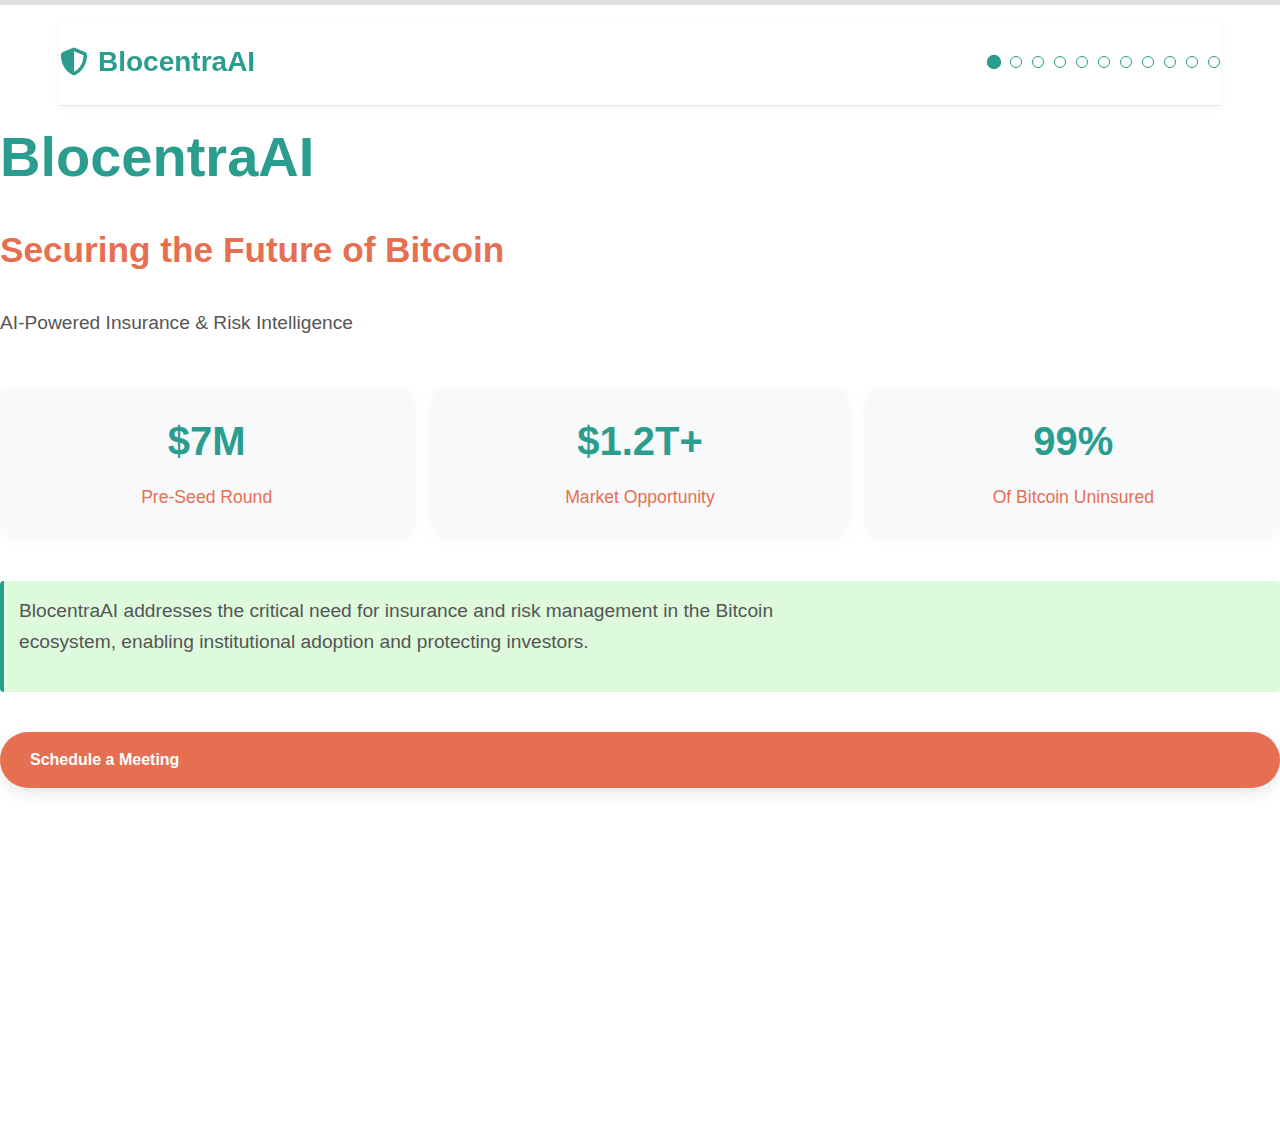
<file: index.html>
<!DOCTYPE html>
<html lang="en">
<head>
    <meta charset="UTF-8">
    <meta name="viewport" content="width=device-width, initial-scale=1.0">
    <title>BlocentraAI - Investor Deck</title>
    <link rel="stylesheet" href="https://cdnjs.cloudflare.com/ajax/libs/font-awesome/6.4.0/css/all.min.css">
    <style>
        * {
            margin: 0;
            padding: 0;
            box-sizing: border-box;
            font-family: 'Segoe UI', Tahoma, Geneva, Verdana, sans-serif;
        }
        
        body {
            background: #ffffff;
            color: #333;
            overflow-x: hidden;
            line-height: 1.6;
            scroll-behavior: smooth;
        }
        
        .container {
            max-width: 1200px;
            margin: 0 auto;
            padding: 20px;
        }
        
        header {
            display: flex;
            justify-content: space-between;
            align-items: center;
            padding: 20px 0;
            border-bottom: 1px solid rgba(0, 0, 0, 0.1);
            position: sticky;
            top: 0;
            background: white;
            z-index: 100;
            box-shadow: 0 2px 10px rgba(0, 0, 0, 0.05);
        }
        
        .logo {
            font-size: 28px;
            font-weight: 700;
            color: #2a9d8f;
            display: flex;
            align-items: center;
        }
        
        .logo i {
            margin-right: 10px;
        }
        
        .nav-dots {
            display: flex;
            gap: 10px;
        }
        
        .dot {
            width: 12px;
            height: 12px;
            border-radius: 50%;
            cursor: pointer;
            transition: all 0.3s ease;
            border: 1px solid #2a9d8f;
        }
        
        .dot.active {
            transform: scale(1.2);
            background: #2a9d8f;
        }
        
        .slide {
            min-height: 100vh;
            padding: 60px 0;
            display: flex;
            flex-direction: column;
            justify-content: center;
            opacity: 0;
            transform: translateY(20px);
            transition: all 0.8s ease;
            position: absolute;
            top: 0;
            left: 0;
            right: 0;
            visibility: hidden;
        }
        
        .slide.active {
            opacity: 1;
            transform: translateY(0);
            visibility: visible;
            z-index: 1;
        }
        
        h1 {
            font-size: 3.5rem;
            margin-bottom: 20px;
            color: #2a9d8f;
        }
        
        h2 {
            font-size: 2.2rem;
            margin-bottom: 30px;
            color: #e76f51;
        }
        
        h3 {
            font-size: 1.8rem;
            margin: 25px 0 15px;
            color: #2a9d8f;
        }
        
        p {
            font-size: 1.2rem;
            margin-bottom: 20px;
            max-width: 800px;
            color: #555;
        }
        
        .highlight {
            background-color: #90ee90;
            padding: 3px 8px;
            border-radius: 4px;
            font-weight: 600;
        }
        
        .important {
            background-color: rgba(144, 238, 144, 0.3);
            padding: 15px;
            border-left: 4px solid #2a9d8f;
            border-radius: 4px;
            margin: 20px 0;
        }
        
        .stats {
            display: flex;
            flex-wrap: wrap;
            gap: 20px;
            margin: 30px 0;
        }
        
        .stat-box {
            background: #f8f9fa;
            border-radius: 10px;
            padding: 20px;
            flex: 1;
            min-width: 200px;
            text-align: center;
            box-shadow: 0 5px 15px rgba(0, 0, 0, 0.05);
            transition: transform 0.3s ease;
        }
        
        .stat-box:hover {
            transform: translateY(-5px);
        }
        
        .stat-number {
            font-size: 2.5rem;
            font-weight: 700;
            color: #2a9d8f;
            margin-bottom: 10px;
        }
        
        .stat-label {
            font-size: 1.1rem;
            color: #e76f51;
        }
        
        .btn {
            display: inline-block;
            background: #e76f51;
            color: white;
            padding: 15px 30px;
            border-radius: 50px;
            text-decoration: none;
            font-weight: 700;
            margin-top: 20px;
            transition: all 0.3s ease;
            box-shadow: 0 5px 15px rgba(0, 0, 0, 0.1);
        }
        
        .btn:hover {
            transform: translateY(-3px);
            box-shadow: 0 8px 20px rgba(0, 0, 0, 0.15);
            background: #f4a261;
        }
        
        .table-container {
            overflow-x: auto;
            margin: 30px 0;
            border-radius: 10px;
            box-shadow: 0 5px 15px rgba(0, 0, 0, 0.05);
        }
        
        table {
            width: 100%;
            border-collapse: collapse;
            background: #f8f9fa;
            border-radius: 10px;
            overflow: hidden;
        }
        
        th, td {
            padding: 15px;
            text-align: left;
            border-bottom: 1px solid rgba(0, 0, 0, 0.1);
        }
        
        th {
            background: rgba(42, 157, 143, 0.1);
            color: #2a9d8f;
        }
        
        tr:last-child td {
            border-bottom: none;
        }
        
        .features {
            display: grid;
            grid-template-columns: repeat(auto-fit, minmax(300px, 1fr));
            gap: 20px;
            margin: 30px 0;
        }
        
        .feature {
            background: #f8f9fa;
            border-radius: 10px;
            padding: 25px;
            box-shadow: 0 5px 15px rgba(0, 0, 0, 0.05);
            transition: transform 0.3s ease;
        }
        
        .feature:hover {
            transform: translateY(-5px);
        }
        
        .feature i {
            font-size: 2rem;
            color: #2a9d8f;
            margin-bottom: 15px;
        }
        
        .footer {
            text-align: center;
            padding: 40px 0;
            margin-top: 40px;
            border-top: 1px solid rgba(0, 0, 0, 0.1);
        }
        
        .contact-info {
            display: flex;
            flex-wrap: wrap;
            justify-content: center;
            gap: 30px;
            margin-top: 20px;
        }
        
        .contact-item {
            display: flex;
            align-items: center;
            gap: 10px;
        }
        
        .contact-item i {
            color: #2a9d8f;
            font-size: 1.5rem;
        }
        
        ul {
            margin-left: 20px;
            margin-bottom: 20px;
        }
        
        li {
            margin-bottom: 10px;
            color: #555;
        }
        
        @media (max-width: 768px) {
            h1 {
                font-size: 2.5rem;
            }
            
            h2 {
                font-size: 1.8rem;
            }
            
            .stats {
                flex-direction: column;
            }
            
            .features {
                grid-template-columns: 1fr;
            }
            
            header {
                flex-direction: column;
                gap: 15px;
            }
            
            .nav-dots {
                flex-wrap: wrap;
                justify-content: center;
            }
        }
        
        /* Animation for smooth transitions */
        @keyframes fadeIn {
            from { opacity: 0; transform: translateY(20px); }
            to { opacity: 1; transform: translateY(0); }
        }
        
        .slide.active {
            animation: fadeIn 0.8s ease forwards;
        }
        
        /* Progress bar */
        .progress-container {
            width: 100%;
            height: 5px;
            background: #e0e0e0;
            position: fixed;
            top: 0;
            left: 0;
            z-index: 1000;
        }
        
        .progress-bar {
            height: 5px;
            background: #2a9d8f;
            width: 0%;
            transition: width 0.3s ease;
        }
    </style>
</head>
<body>
    <div class="progress-container">
        <div class="progress-bar" id="progressBar"></div>
    </div>
    
    <div class="container">
        <header>
            <div class="logo">
                <i class="fas fa-shield-alt"></i>
                <span>BlocentraAI</span>
            </div>
            <div class="nav-dots">
                <div class="dot active" data-slide="0"></div>
                <div class="dot" data-slide="1"></div>
                <div class="dot" data-slide="2"></div>
                <div class="dot" data-slide="3"></div>
                <div class="dot" data-slide="4"></div>
                <div class="dot" data-slide="5"></div>
                <div class="dot" data-slide="6"></div>
                <div class="dot" data-slide="7"></div>
                <div class="dot" data-slide="8"></div>
                <div class="dot" data-slide="9"></div>
                <div class="dot" data-slide="10"></div>
            </div>
        </header>

        <!-- Slide 1: Title -->
        <section class="slide active" id="slide1">
            <h1>BlocentraAI</h1>
            <h2>Securing the Future of Bitcoin</h2>
            <p>AI-Powered Insurance & Risk Intelligence</p>
            <div class="stats">
                <div class="stat-box">
                    <div class="stat-number">$7M</div>
                    <div class="stat-label">Pre-Seed Round</div>
                </div>
                <div class="stat-box">
                    <div class="stat-number">$1.2T+</div>
                    <div class="stat-label">Market Opportunity</div>
                </div>
                <div class="stat-box">
                    <div class="stat-number">99%</div>
                    <div class="stat-label">Of Bitcoin Uninsured</div>
                </div>
            </div>
            <div class="important">
                <p>BlocentraAI addresses the critical need for insurance and risk management in the Bitcoin ecosystem, enabling institutional adoption and protecting investors.</p>
            </div>
            <a href="#contact" class="btn">Schedule a Meeting</a>
        </section>

        <!-- Slide 2: Problem -->
        <section class="slide" id="slide2">
            <h2>The $1.2T Sleeping Giant</h2>
            <p>Bitcoin is the world's largest uninsured asset class</p>
            
            <div class="features">
                <div class="feature">
                    <i class="fas fa-exclamation-triangle"></i>
                    <h3>Billions Lost Annually</h3>
                    <p>Hacks, scams, and smart contract failures with no recourse for investors</p>
                </div>
                <div class="feature">
                    <i class="fas fa-ban"></i>
                    <h3>Institutional Adoption Stalled</h3>
                    <p>Lack of compliant, institutional-grade risk infrastructure</p>
                </div>
                <div class="feature">
                    <i class="fas fa-gap"></i>
                    <h3>Infrastructure Gap</h3>
                    <p>Traditional insurance can't handle decentralized risk</p>
                </div>
            </div>
            
            <div class="important">
                <p><span class="highlight">Result:</span> A colossal barrier to Bitcoin's evolution from store of value to productive financial asset</p>
            </div>
        </section>

        <!-- Slide 3: Solution -->
        <section class="slide" id="slide3">
            <h2>We Make Bitcoin Safe, Insurable, and Productive</h2>
            <p>BlocentraAI is a non-custodial, AI-native platform that provides dynamic protection and risk intelligence for the Bitcoin economy</p>
            
            <div class="features">
                <div class="feature">
                    <i class="fas fa-robot"></i>
                    <h3>AI-Powered Insurance</h3>
                    <p>Dynamically priced policies for wallets, smart contracts, and bridges</p>
                </div>
                <div class="feature">
                    <i class="fas fa-chart-line"></i>
                    <h3>Real-Time Risk Engine</h3>
                    <p>Wallet scoring, behavioral analytics, and anomaly detection</p>
                </div>
                <div class="feature">
                    <i class="fas fa-shield-alt"></i>
                    <h3>Predictive Protection</h3>
                    <p>AI models forecast black swan events and systemic risks</p>
                </div>
                <div class="feature">
                    <i class="fas fa-coins"></i>
                    <h3>Yield Activation</h3>
                    <p>Secure, insured vaults to generate yield on idle BTC (BTCFi)</p>
                </div>
            </div>
            
            <div class="important">
                <p>Our AI-native approach allows us to dynamically price risk and provide protection that traditional insurers cannot match</p>
            </div>
        </section>

        <!-- Slide 4: Why Now? -->
        <section class="slide" id="slide4">
            <h2>The Market is Primed for Disruption</h2>
            
            <div class="stats">
                <div class="stat-box">
                    <div class="stat-number">$1.2T+</div>
                    <div class="stat-label">Bitcoin Market Cap</div>
                </div>
                <div class="stat-box">
                    <div class="stat-number">$40B+</div>
                    <div class="stat-label">Crypto Insurance Market by 2030</div>
                </div>
                <div class="stat-box">
                    <div class="stat-number">$25B+</div>
                    <div class="stat-label">Idle BTC to be activated by 2026</div>
                </div>
            </div>
            
            <h3>Macro Trends Driving Opportunity:</h3>
            <ul>
                <li>Accelerating institutional adoption</li>
                <li>Growing awareness of crypto risks</li>
                <li>BTCFi and Layer 2 solutions expanding</li>
                <li>Increasing regulatory clarity demanding transparency</li>
            </ul>
            
            <div class="important">
                <p>This is a <span class="highlight">once-in-a-decade inflection point</span> for Bitcoin infrastructure</p>
            </div>
        </section>

        <!-- Slide 5: Business Model -->
        <section class="slide" id="slide5">
            <h2>High-Margin, Scalable Revenue Streams</h2>
            <p>We capture value across the entire Bitcoin ecosystem</p>
            
            <div class="features">
                <div class="feature">
                    <i class="fas fa-money-bill-wave"></i>
                    <h3>Insurance Premiums</h3>
                    <p>1.5-2% annual premium on protected BTC</p>
                </div>
                <div class="feature">
                    <i class="fas fa-chart-pie"></i>
                    <h3>SaaS Subscriptions</h3>
                    <p>Freemium for retail, tiered plans for institutions</p>
                </div>
                <div class="feature">
                    <i class="fas fa-code"></i>
                    <h3>API Licensing</h3>
                    <p>Usage-based fees for wallets, exchanges, protocols</p>
                </div>
                <div class="feature">
                    <i class="fas fa-percentage"></i>
                    <h3>Yield Revenue Sharing</h3>
                    <p>% share of yields generated in AI-vetted vaults</p>
                </div>
            </div>
            
            <div class="important">
                <p>Multiple revenue streams create a <span class="highlight">defensible and scalable business model</span> with high margins</p>
            </div>
        </section>

        <!-- Slide 6: Financial Projections -->
        <section class="slide" id="slide6">
            <h2>Path to Protecting $27B in BTC & $430M Revenue</h2>
            
            <div class="table-container">
                <table>
                    <thead>
                        <tr>
                            <th>Year</th>
                            <th>BTC Protected</th>
                            <th>Revenue from Premium</th>
                            <th>Other Revenues</th>
                            <th>Total Revenue</th>
                        </tr>
                    </thead>
                    <tbody>
                        <tr>
                            <td>Year 1</td>
                            <td>$400M</td>
                            <td>$3.6M</td>
                            <td>$1M</td>
                            <td>$4.6M</td>
                        </tr>
                        <tr>
                            <td>Year 2</td>
                            <td>$1.6B</td>
                            <td>$14.4M</td>
                            <td>$6.5M</td>
                            <td>$20.9M</td>
                        </tr>
                        <tr>
                            <td>Year 3</td>
                            <td>$4.5B</td>
                            <td>$57.6M</td>
                            <td>$18.5M</td>
                            <td>$76.1M</td>
                        </tr>
                        <tr>
                            <td>Year 4</td>
                            <td>$12B</td>
                            <td>$144M</td>
                            <td>$40M</td>
                            <td>$184M</td>
                        </tr>
                        <tr>
                            <td>Year 5</td>
                            <td>$27B</td>
                            <td>$360M</td>
                            <td>$70M</td>
                            <td>$430M</td>
                        </tr>
                    </tbody>
                </table>
            </div>
            
            <div class="important">
                <p>Premiums assume a conservative 1.5% average annual rate with <span class="highlight">significant growth potential</span> as we capture market share</p>
            </div>
        </section>

        <!-- Slide 7: Competitive Advantage -->
        <section class="slide" id="slide7">
            <h2>Why We Will Win</h2>
            
            <div class="features">
                <div class="feature">
                    <i class="fab fa-bitcoin"></i>
                    <h3>Bitcoin-Native First</h3>
                    <p>Built for Bitcoin's UTXO model, not an Ethereum-afterthought</p>
                </div>
                <div class="feature">
                    <i class="fas fa-brain"></i>
                    <h3>Deep AI Integration</h3>
                    <p>AI is core to our DNA—from underwriting to prediction</p>
                </div>
                <div class="feature">
                    <i class="fas fa-layer-group"></i>
                    <h3>Full-Stack Solution</h3>
                    <p>Only platform combining insurance, risk intelligence, and yield</p>
                </div>
                <div class="feature">
                    <i class="fas fa-balance-scale"></i>
                    <h3>Regulatory-Ready Design</h3>
                    <p>Founded in EU (Estonia) with compliance built into the product</p>
                </div>
                <div class="feature">
                    <i class="fas fa-plug"></i>
                    <h3>B2B API-First GTM</h3>
                    <p>Embeds our intelligence layer everywhere, creating network effects</p>
                </div>
                <div class="feature">
                    <i class="fas fa-bolt"></i>
                    <h3>First-Mover in BTCFi Risk</h3>
                    <p>Positioning as essential infrastructure for Bitcoin DeFi</p>
                </div>
            </div>
            
            <div class="important">
                <p>Our <span class="highlight">Bitcoin-native approach combined with deep AI integration</span> creates a significant competitive moat</p>
            </div>
        </section>

        <!-- Slide 8: Team -->
        <section class="slide" id="slide8">
            <h2>Led by Visionary Experts</h2>
            
            <div class="feature">
                <i class="fas fa-user"></i>
                <h3>Riek Gatluak Geka | Founder & CEO</h3>
                <p>Crypto security expert, DeFi innovator, and AI strategist with deep understanding of Bitcoin and cross-chain landscape</p>
            </div>
            
            <h3>Post-Funding Hiring Plan:</h3>
            <div class="features">
                <div class="feature">
                    <i class="fas fa-code"></i>
                    <h4>Engineering & AI</h4>
                    <p>AI/ML Engineers, Blockchain Devs, DevOps</p>
                </div>
                <div class="feature">
                    <i class="fas fa-shield-alt"></i>
                    <h4>Insurance & Risk</h4>
                    <p>Actuarial Scientists, Underwriters</p>
                </div>
                <div class="feature">
                    <i class="fas fa-chart-line"></i>
                    <h4>Growth</h4>
                    <p>Compliance, Legal, BD, Partnerships, Marketing</p>
                </div>
            </div>
            
            <div class="important">
                <p>We're building a <span class="highlight">world-class team</span> with expertise spanning blockchain, AI, insurance, and compliance</p>
            </div>
        </section>

        <!-- Slide 9: The Ask -->
        <section class="slide" id="slide9">
            <h2>We Are Raising $7M to Build the Foundation</h2>
            
            <div class="features">
                <div class="feature">
                    <i class="fas fa-code-branch"></i>
                    <h3>50% - Product & Tech</h3>
                    <p>Finalize MVP, deploy AI engine, vault mechanics</p>
                </div>
                <div class="feature">
                    <i class="fas fa-users"></i>
                    <h3>25% - Team</h3>
                    <p>Hire core engineering, risk, and compliance team</p>
                </div>
                <div class="feature">
                    <i class="fas fa-file-contract"></i>
                    <h3>15% - Licensing & Regulatory</h3>
                    <p>Secure EU licensing, sandbox discussions</p>
                </div>
                <div class="feature">
                    <i class="fas fa-rocket"></i>
                    <h3>10% - GTM & Pilots</h3>
                    <p>Launch beta, secure key pilot partnerships</p>
                </div>
            </div>
            
            <h3>Milestones for the Round (18-24 Month Runway):</h3>
            <ul>
                <li>Launch MVP and secure first insurance policies</li>
                <li>Protect $400M in BTC</li>
                <li>Onboard 3+ key wallet/custodian API partners</li>
                <li>Achieve regulatory greenlight in Estonia/EU</li>
                <li>Generate $4.6M in Year 1 revenue</li>
            </ul>
            
            <div class="important">
                <p>This funding will establish BlocentraAI as the <span class="highlight">leading risk infrastructure provider</span> for the Bitcoin ecosystem</p>
            </div>
        </section>

        <!-- Slide 10: Vision -->
        <section class="slide" id="slide10">
            <h2>Unlocking the Full Potential of Bitcoin</h2>
            
            <div class="feature">
                <i class="fas fa-infinity"></i>
                <p>We are not just another crypto startup. We are building the <span class="highlight">essential trust infrastructure</span> that will allow Bitcoin to become the cornerstone of the global digital economy.</p>
            </div>
            
            <h3>Our Vision:</h3>
            <p>A future where every Bitcoin transaction is protected, every wallet has a risk score, and idle BTC works safely for its owner.</p>
            
            <div class="important">
                <p>We are making Bitcoin safe for the world - enabling <span class="highlight">trillions of dollars</span> to securely enter the Bitcoin ecosystem</p>
            </div>
            
            <a href="#contact" class="btn">Join Our Mission</a>
        </section>

        <!-- Slide 11: Contact -->
        <section class="slide" id="slide11">
            <h2>Thank You</h2>
            
            <div class="feature">
                <i class="fas fa-handshake"></i>
                <p>Let's discuss how we can work together to secure the future of Bitcoin</p>
            </div>
            
            <div class="contact-info">
                <div class="contact-item">
                    <i class="fas fa-user"></i>
                    <span>Riek Gatluak Geka | Founder & CEO</span>
                </div>
                <div class="contact-item">
                    <i class="fas fa-envelope"></i>
                    <span>riekgatluak25@gmail.com</span>
                </div>
                <div class="contact-item">
                    <i class="fab fa-whatsapp"></i>
                    <span>+211981211736</span>
                </div>
                <div class="contact-item">
                    <i class="fas fa-map-marker-alt"></i>
                    <span>Estonian HQ - Pending Registration</span>
                </div>
            </div>
            
            <div class="footer">
                <p>BlocentraAI: Securing the Future of Bitcoin — with Intelligence, Safety, and Yield.</p>
            </div>
        </section>
    </div>

    <script>
        document.addEventListener('DOMContentLoaded', function() {
            const dots = document.querySelectorAll('.dot');
            const slides = document.querySelectorAll('.slide');
            const progressBar = document.getElementById('progressBar');
            
            // Function to show a specific slide
            function showSlide(index) {
                // Hide all slides
                slides.forEach(slide => {
                    slide.classList.remove('active');
                });
                
                // Show the selected slide
                slides[index].classList.add('active');
                
                // Update active dot
                dots.forEach(dot => {
                    dot.classList.remove('active');
                });
                dots[index].classList.add('active');
                
                // Update progress bar
                const progress = (index / (slides.length - 1)) * 100;
                progressBar.style.width = `${progress}%`;
                
                // Update URL hash
                window.location.hash = `slide${index + 1}`;
            }
            
            // Add click event to dots
            dots.forEach(dot => {
                dot.addEventListener('click', function() {
                    const slideIndex = parseInt(this.getAttribute('data-slide'));
                    showSlide(slideIndex);
                });
            });
            
            // Add keyboard navigation
            document.addEventListener('keydown', function(e) {
                const currentSlide = parseInt(document.querySelector('.dot.active').getAttribute('data-slide'));
                
                if (e.key === 'ArrowRight' && currentSlide < slides.length - 1) {
                    showSlide(currentSlide + 1);
                } else if (e.key === 'ArrowLeft' && currentSlide > 0) {
                    showSlide(currentSlide - 1);
                } else if (e.key === 'Home') {
                    showSlide(0);
                } else if (e.key === 'End') {
                    showSlide(slides.length - 1);
                }
            });
            
            // Add swipe support for touch devices
            let touchStartX = 0;
            let touchEndX = 0;
            
            document.addEventListener('touchstart', function(e) {
                touchStartX = e.changedTouches[0].screenX;
            });
            
            document.addEventListener('touchend', function(e) {
                touchEndX = e.changedTouches[0].screenX;
                handleSwipe();
            });
            
            function handleSwipe() {
                const currentSlide = parseInt(document.querySelector('.dot.active').getAttribute('data-slide'));
                
                if (touchEndX < touchStartX - 50 && currentSlide < slides.length - 1) {
                    showSlide(currentSlide + 1);
                } else if (touchEndX > touchStartX + 50 && currentSlide > 0) {
                    showSlide(currentSlide - 1);
                }
            }
            
            // Handle mouse wheel navigation
            let scrollTimeout;
            document.addEventListener('wheel', function(e) {
                clearTimeout(scrollTimeout);
                scrollTimeout = setTimeout(function() {
                    const currentSlide = parseInt(document.querySelector('.dot.active').getAttribute('data-slide'));
                    
                    if (e.deltaY > 0 && currentSlide < slides.length - 1) {
                        showSlide(currentSlide + 1);
                    } else if (e.deltaY < 0 && currentSlide > 0) {
                        showSlide(currentSlide - 1);
                    }
                }, 100);
            }, { passive: true });
            
            // Check URL hash on load
            window.addEventListener('load', function() {
                const hash = window.location.hash;
                if (hash) {
                    const slideNumber = parseInt(hash.replace('#slide', '')) - 1;
                    if (!isNaN(slideNumber) && slideNumber >= 0 && slideNumber < slides.length) {
                        showSlide(slideNumber);
                    }
                }
            });
        });
    </script>
</body>
</html>
</file>
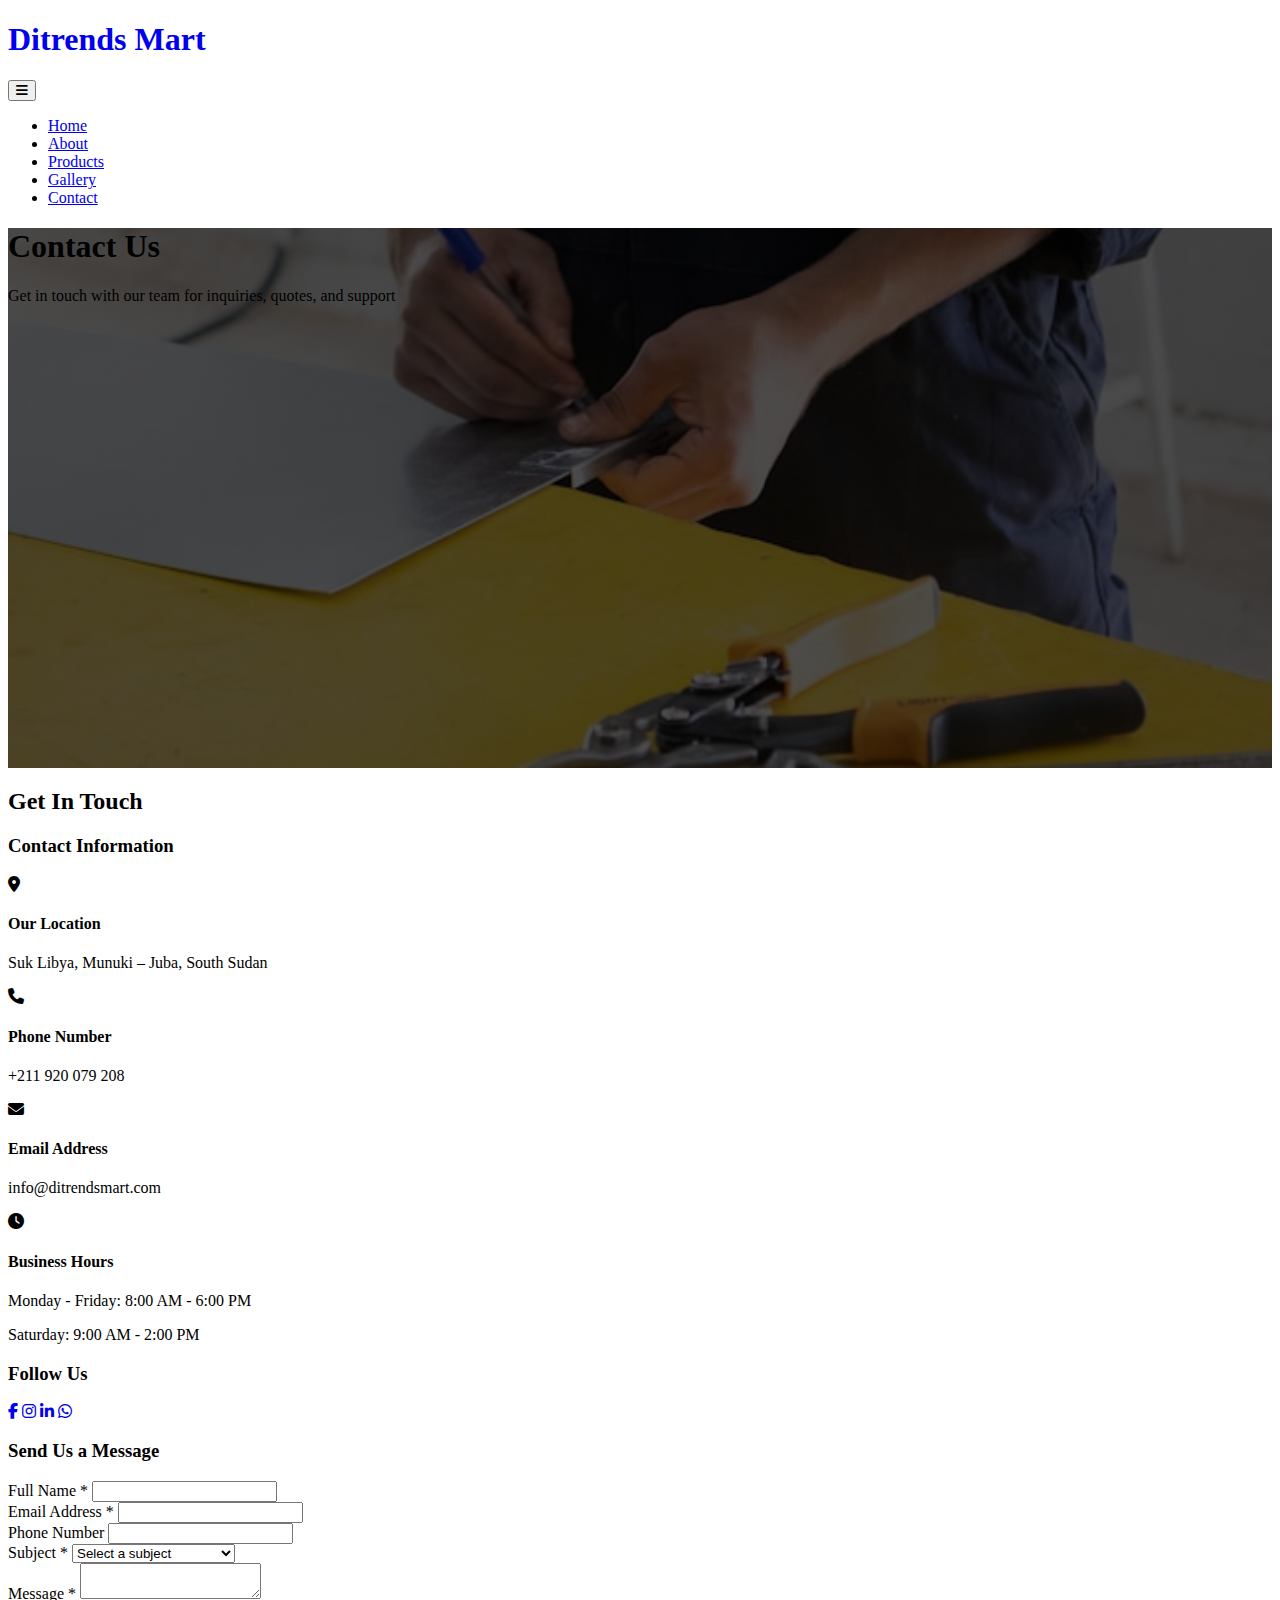
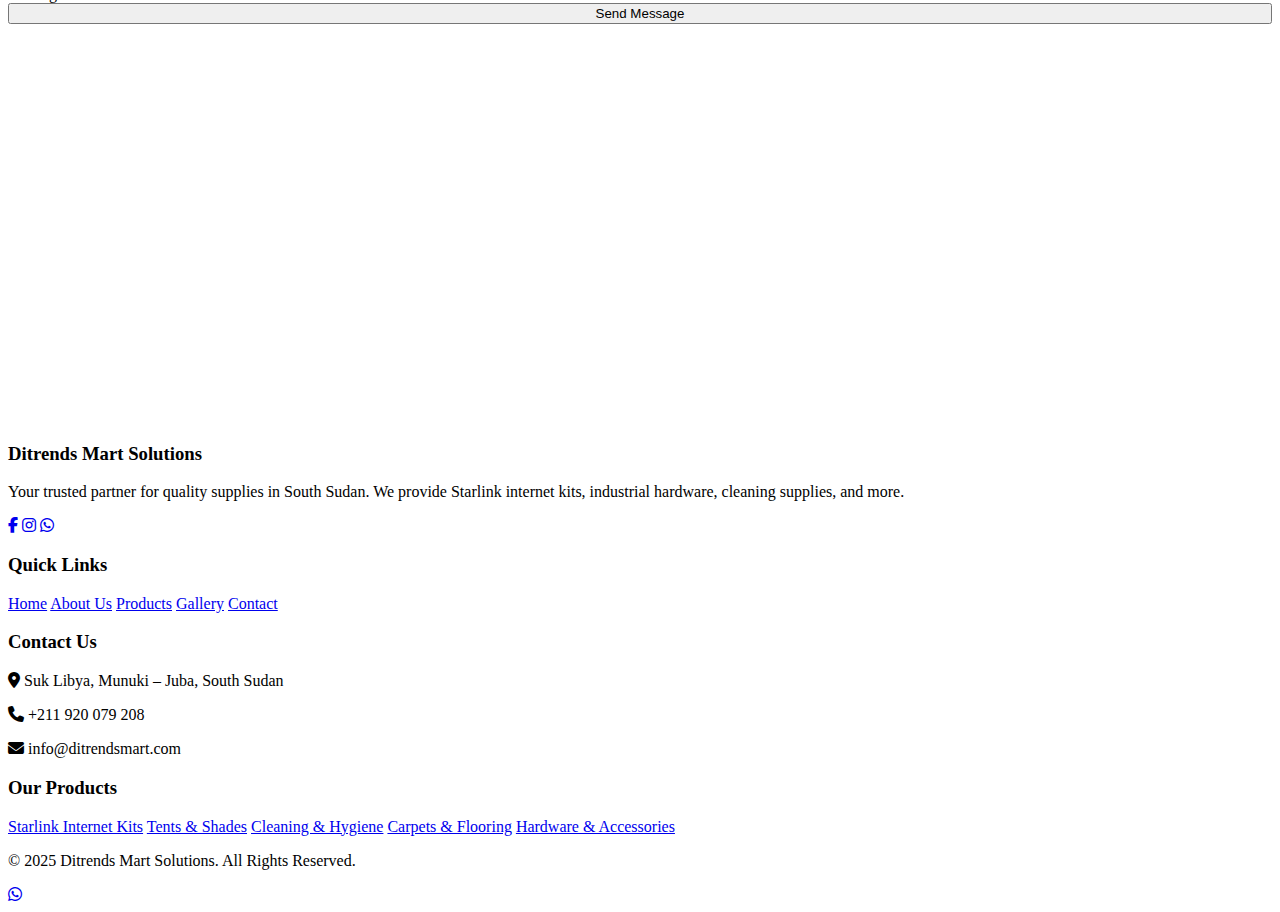
<file: contact.html>
<!DOCTYPE html>
<html lang="en">
<head>
    <meta charset="UTF-8">
    <meta name="viewport" content="width=device-width, initial-scale=1.0">
    <title>Contact Us | Ditrends Mart Solutions</title>
    <link rel="preconnect" href="https://fonts.googleapis.com">
    <link rel="preconnect" href="https://fonts.gstatic.com" crossorigin>
    <link href="https://fonts.googleapis.com/css2?family=Playfair+Display:wght@400;500;600;700&family=Poppins:wght@300;400;500;600&display=swap" rel="stylesheet">
    <link rel="stylesheet" href="https://cdnjs.cloudflare.com/ajax/libs/font-awesome/6.4.0/css/all.min.css">
    <link rel="stylesheet" href="style.css">

    <style>
        /* Popup success message styling */
        .popup-message {
            position: fixed;
            top: 20px;
            right: 20px;
            background-color: #28a745;
            color: white;
            padding: 15px 25px;
            border-radius: 8px;
            font-family: 'Poppins', sans-serif;
            box-shadow: 0 4px 8px rgba(0, 0, 0, 0.2);
            opacity: 0;
            pointer-events: none;
            transition: opacity 0.5s ease-in-out;
            z-index: 9999;
        }
        .popup-message.show {
            opacity: 1;
            pointer-events: auto;
        }
    </style>
</head>
<body>
    <!-- Header -->
    <header id="header">
        <div class="header-container">
            <div class="logo">
                <a href="index.html" style="text-decoration: none;"><h1>Ditrends <span>Mart</span></h1></a>
            </div>
            <button class="mobile-menu-btn" id="mobileMenuBtn">
                <i class="fas fa-bars"></i>
            </button>
            <nav id="nav">
                <ul>
                    <li><a href="index.html">Home</a></li>
                    <li><a href="about.html">About</a></li>
                    <li><a href="products.html">Products</a></li>
                    <li><a href="gallery.html">Gallery</a></li>
                    <li><a href="contact.html" class="active">Contact</a></li>
                </ul>
            </nav>
        </div>
    </header>

    <!-- Contact Hero Section -->
    <section class="hero" style="height: 60vh; background: linear-gradient(rgba(0, 0, 0, 0.7), rgba(0, 0, 0, 0.7)), url('assets/ashardware.jpg') center/cover no-repeat;">
        <div class="container">
            <div class="hero-content">
                <h1>Contact Us</h1>
                <p>Get in touch with our team for inquiries, quotes, and support</p>
            </div>
        </div>
    </section>

    <!-- Contact Section -->
    <section class="contact">
        <div class="container">
            <div class="section-title">
                <h2>Get In Touch</h2>
            </div>
            <div class="contact-content">
                <!-- Contact Info -->
                <div class="contact-info">
                    <h3>Contact Information</h3>
                    <div class="contact-details">
                        <div class="contact-detail">
                            <div class="contact-icon">
                                <i class="fas fa-map-marker-alt"></i>
                            </div>
                            <div class="contact-text">
                                <h4>Our Location</h4>
                                <p>Suk Libya, Munuki – Juba, South Sudan</p>
                            </div>
                        </div>
                        <div class="contact-detail">
                            <div class="contact-icon">
                                <i class="fas fa-phone"></i>
                            </div>
                            <div class="contact-text">
                                <h4>Phone Number</h4>
                                <p>+211 920 079 208</p>
                            </div>
                        </div>
                        <div class="contact-detail">
                            <div class="contact-icon">
                                <i class="fas fa-envelope"></i>
                            </div>
                            <div class="contact-text">
                                <h4>Email Address</h4>
                                <p>info@ditrendsmart.com</p>
                            </div>
                        </div>
                        <div class="contact-detail">
                            <div class="contact-icon">
                                <i class="fas fa-clock"></i>
                            </div>
                            <div class="contact-text">
                                <h4>Business Hours</h4>
                                <p>Monday - Friday: 8:00 AM - 6:00 PM</p>
                                <p>Saturday: 9:00 AM - 2:00 PM</p>
                            </div>
                        </div>
                    </div>

                    <h3>Follow Us</h3>
                    <div class="social-links">
                        <a href="#"><i class="fab fa-facebook-f"></i></a>
                        <a href="#"><i class="fab fa-instagram"></i></a>
                        <a href="#"><i class="fab fa-linkedin-in"></i></a>
                        <a href="#"><i class="fab fa-whatsapp"></i></a>
                    </div>
                </div>

                <!-- Contact Form -->
                <div class="contact-form">
                    <h3>Send Us a Message</h3>
                    <form 
                        action="https://api.silentforms.app/api/submit" 
                        method="POST" 
                        id="contactForm"
                    >
                        <!-- Access Key links form to your email -->
                        <input 
                            type="hidden" 
                            name="accessKey" 
                            value="1557044150131c00e4c0d881d166aa06fb7902983d8bb7217111f01499560b2c"
                        >

                        <!-- Honeypot spam protection -->
                        <input type="text" name="honeypot" style="display:none">

                        <div class="form-group">
                            <label for="name">Full Name *</label>
                            <input type="text" id="name" name="name" required>
                        </div>
                        <div class="form-group">
                            <label for="email">Email Address *</label>
                            <input type="email" id="email" name="email" required>
                        </div>
                        <div class="form-group">
                            <label for="phone">Phone Number</label>
                            <input type="tel" id="phone" name="phone">
                        </div>
                        <div class="form-group">
                            <label for="subject">Subject *</label>
                            <select id="subject" name="subject" required>
                                <option value="">Select a subject</option>
                                <option value="general">General Inquiry</option>
                                <option value="quote">Request a Quote</option>
                                <option value="product">Product Information</option>
                                <option value="support">Technical Support</option>
                                <option value="partnership">Partnership Opportunity</option>
                            </select>
                        </div>
                        <div class="form-group">
                            <label for="message">Message *</label>
                            <textarea id="message" name="message" required></textarea>
                        </div>
                        <button type="submit" class="btn" style="width: 100%;">Send Message</button>
                    </form>
                </div>
            </div>
        </div>
    </section>

    <!-- Map Section -->
    <section class="map-section" style="padding: 0; height: 400px;">
        <iframe 
            src="https://www.google.com/maps/embed?pb=!1m18!1m12!1m3!1d3989.745717238135!2d31.55834277488746!3d4.851395095891209!2m3!1f0!2f0!3f0!3m2!1i1024!2i768!4f13.1!3m3!1m2!1s0x171f9fd8c1c84f9d%3A0x6f4e6b2b8d2f8b8e!2sJuba%2C%20South%20Sudan!5e0!3m2!1sen!2s!4v1633024961234!5m2!1sen!2s" 
            width="100%" 
            height="100%" 
            style="border:0;" 
            allowfullscreen="" 
            loading="lazy">
        </iframe>
    </section>

    <!-- Footer -->
    <footer>
        <div class="container">
            <div class="footer-content">
                <div class="footer-column">
                    <h3>Ditrends Mart Solutions</h3>
                    <p>Your trusted partner for quality supplies in South Sudan. We provide Starlink internet kits, industrial hardware, cleaning supplies, and more.</p>
                    <div class="social-links">
                        <a href="#"><i class="fab fa-facebook-f"></i></a>
                        <a href="#"><i class="fab fa-instagram"></i></a>
                        <a href="#"><i class="fab fa-whatsapp"></i></a>
                    </div>
                </div>
                <div class="footer-column">
                    <h3>Quick Links</h3>
                    <a href="index.html">Home</a>
                    <a href="about.html">About Us</a>
                    <a href="products.html">Products</a>
                    <a href="gallery.html">Gallery</a>
                    <a href="contact.html">Contact</a>
                </div>
                <div class="footer-column">
                    <h3>Contact Us</h3>
                    <p><i class="fas fa-map-marker-alt"></i> Suk Libya, Munuki – Juba, South Sudan</p>
                    <p><i class="fas fa-phone"></i> +211 920 079 208</p>
                    <p><i class="fas fa-envelope"></i> info@ditrendsmart.com</p>
                </div>
                <div class="footer-column">
                    <h3>Our Products</h3>
                    <a href="products.html">Starlink Internet Kits</a>
                    <a href="products.html">Tents & Shades</a>
                    <a href="products.html">Cleaning & Hygiene</a>
                    <a href="products.html">Carpets & Flooring</a>
                    <a href="products.html">Hardware & Accessories</a>
                </div>
            </div>
            <div class="footer-bottom">
                <p>&copy; 2025 Ditrends Mart Solutions. All Rights Reserved.</p>
            </div>
        </div>
    </footer>

    <!-- WhatsApp Float -->
    <a href="https://wa.me/211920079208" class="whatsapp-float" target="_blank">
        <i class="fab fa-whatsapp"></i>
    </a>

    <!-- Success Popup -->
    <div id="popupMessage" class="popup-message">Thank you! Your message has been sent successfully.</div>

    <!-- Script -->
    <script>
        const form = document.getElementById('contactForm');
        const popup = document.getElementById('popupMessage');

        form.addEventListener('submit', async (e) => {
            e.preventDefault();
            const formData = new FormData(form);

            try {
                const response = await fetch('https://api.silentforms.app/api/submit', {
                    method: 'POST',
                    body: formData
                });

                if (response.ok) {
                    popup.classList.add('show');
                    form.reset();
                    setTimeout(() => popup.classList.remove('show'), 5000); // hides after 5 seconds
                } else {
                    alert('Something went wrong. Please try again later.');
                }
            } catch (error) {
                alert('Network error. Please try again later.');
            }
        });
    </script>
</body>
</html>
</file>
<file: style.css>

</file>
